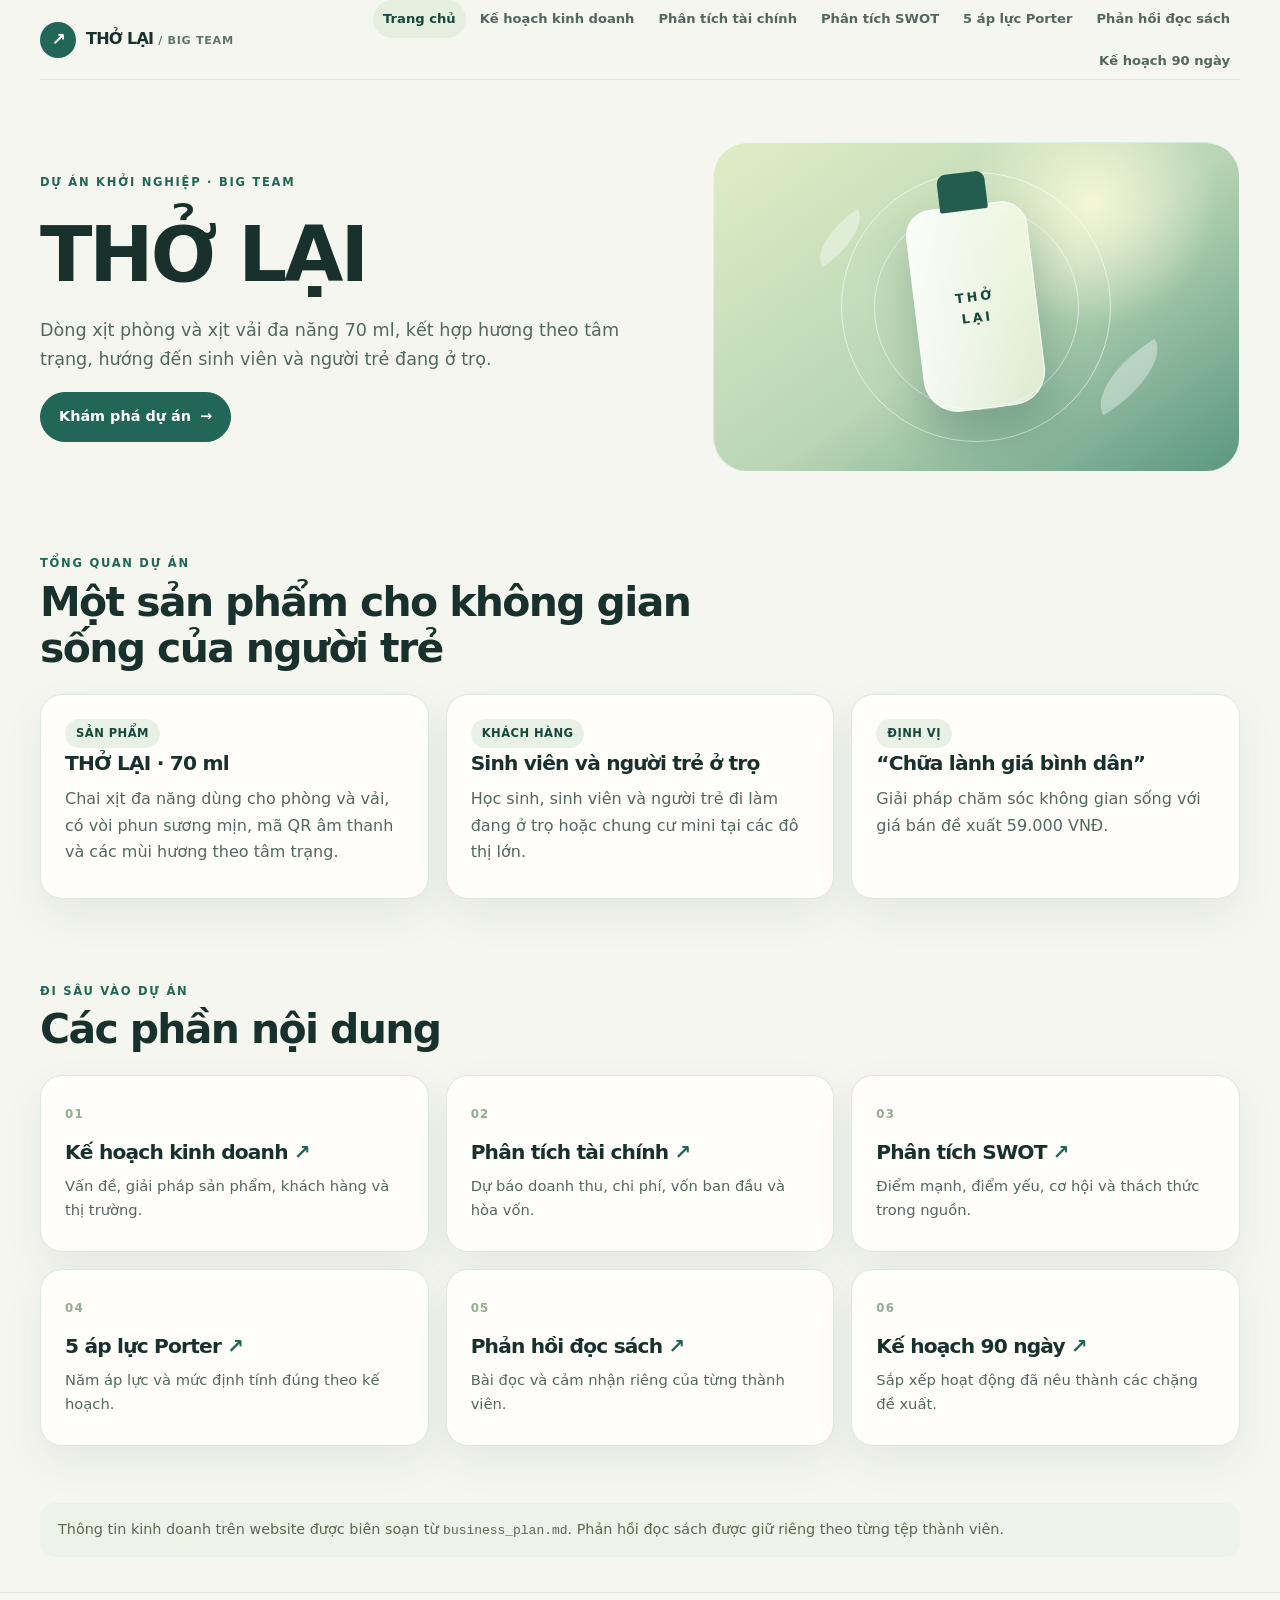
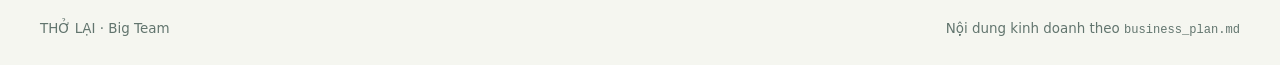
<file: index.html>
<!doctype html><html lang="vi"><head><meta charset="utf-8"><meta name="viewport" content="width=device-width,initial-scale=1"><title>THỞ LẠI — Không gian nhẹ hơn</title><link rel="stylesheet" href="style.css"></head><body><div id="app"></div><script src="site.js"></script></body></html>
</file>
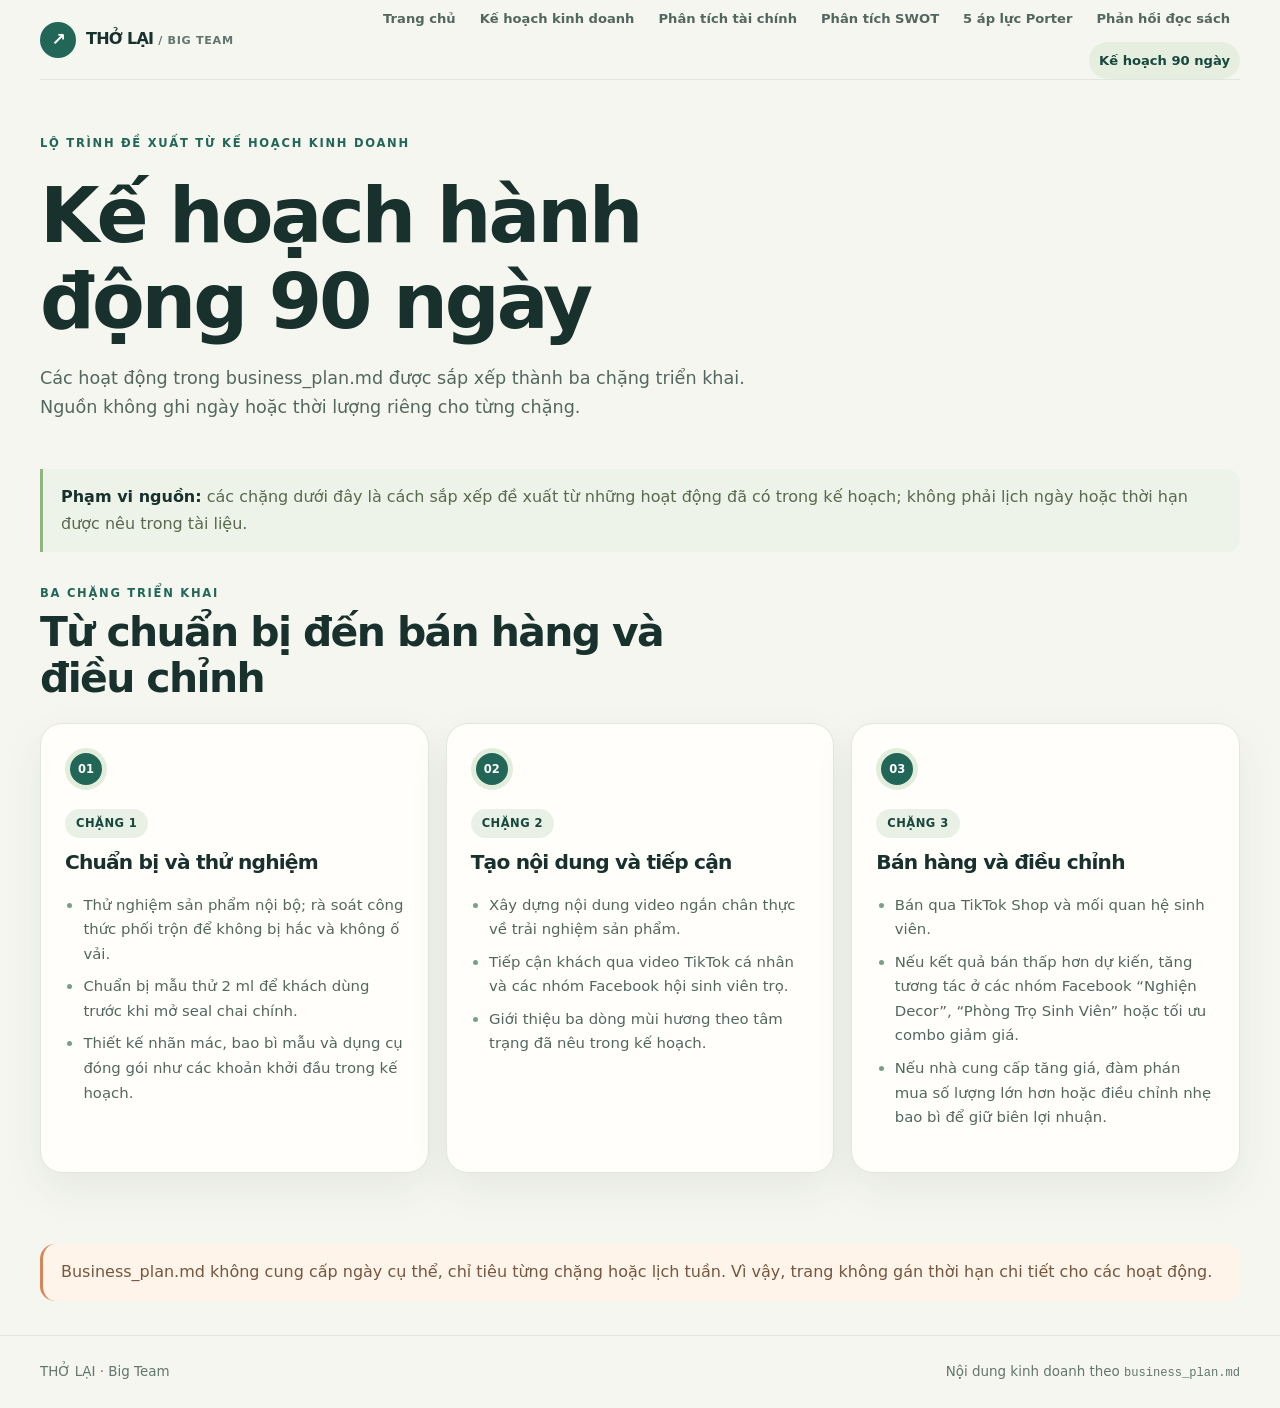
<file: action-plan.html>
<!doctype html><html lang="vi"><head><meta charset="utf-8"><meta name="viewport" content="width=device-width,initial-scale=1"><title>Kế hoạch hành động 90 ngày — THỞ LẠI</title><link rel="stylesheet" href="style.css"></head><body><div id="app"></div><script src="site.js"></script></body></html>
</file>
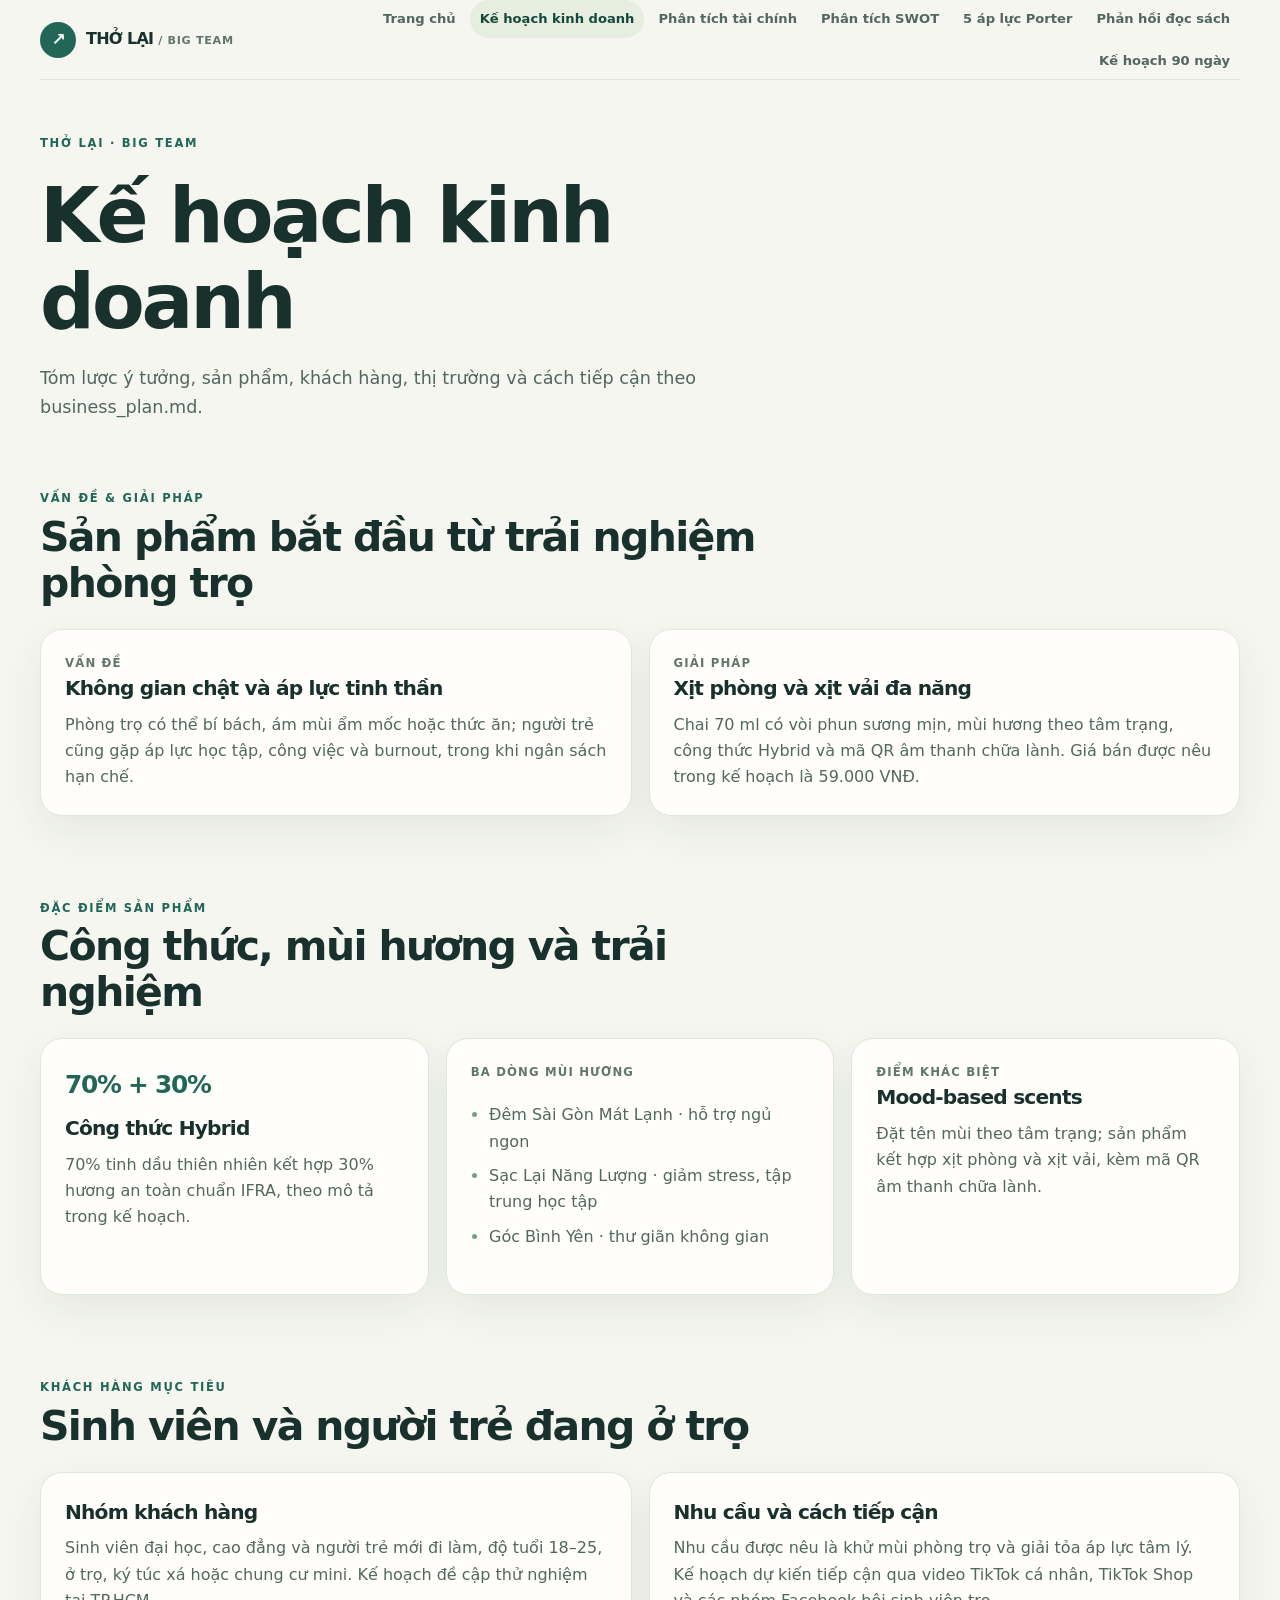
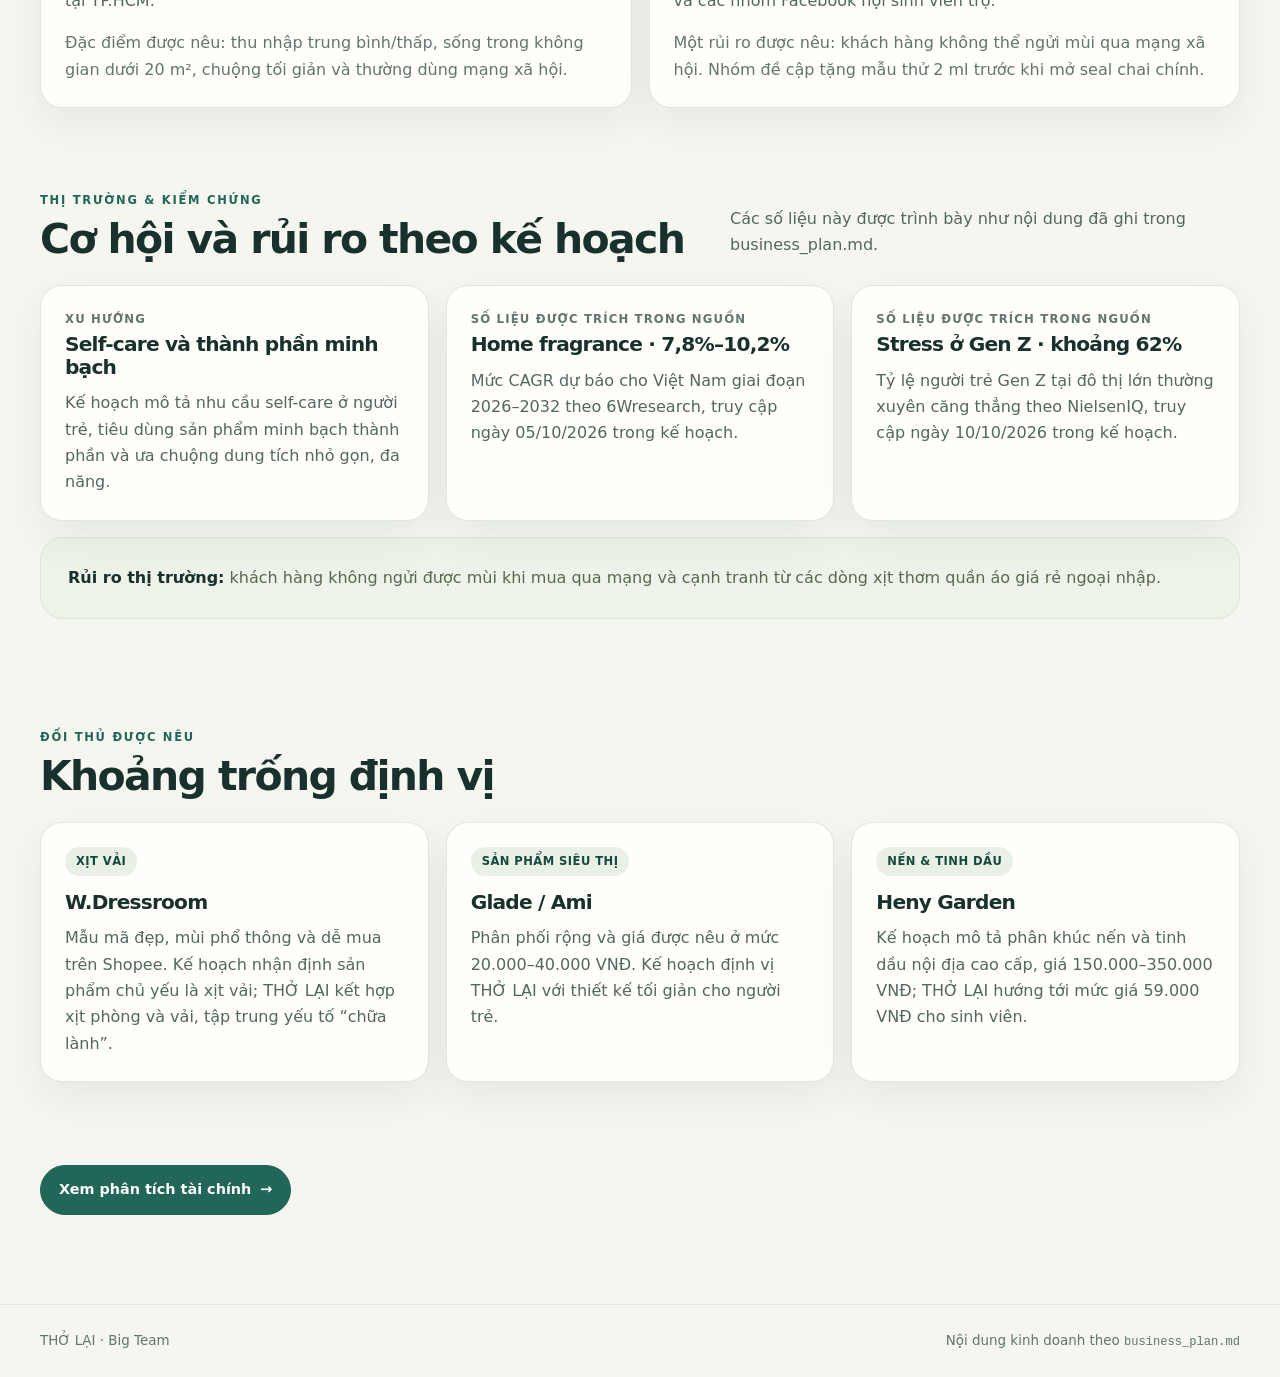
<file: business-plan.html>
<!doctype html><html lang="vi"><head><meta charset="utf-8"><meta name="viewport" content="width=device-width,initial-scale=1"><title>Kế hoạch kinh doanh — THỞ LẠI</title><link rel="stylesheet" href="style.css"></head><body><div id="app"></div><script src="site.js"></script></body></html>
</file>
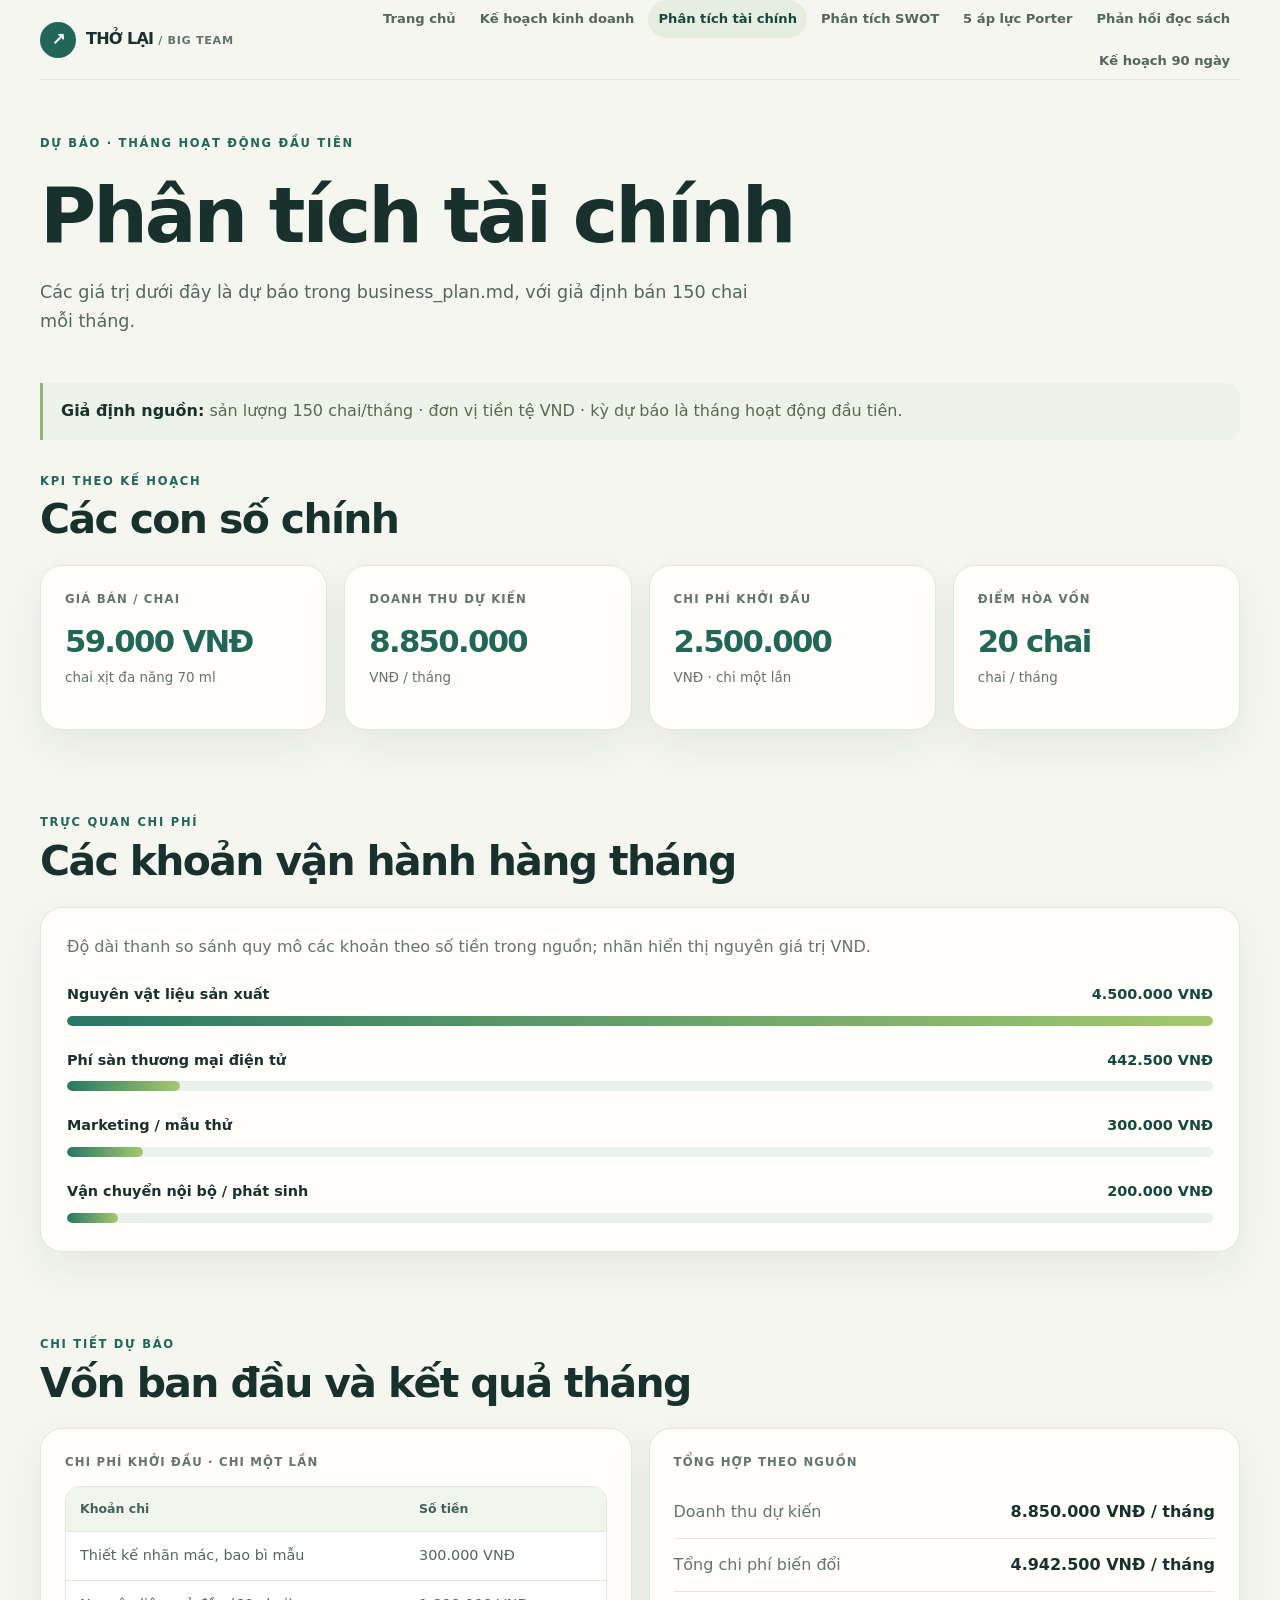
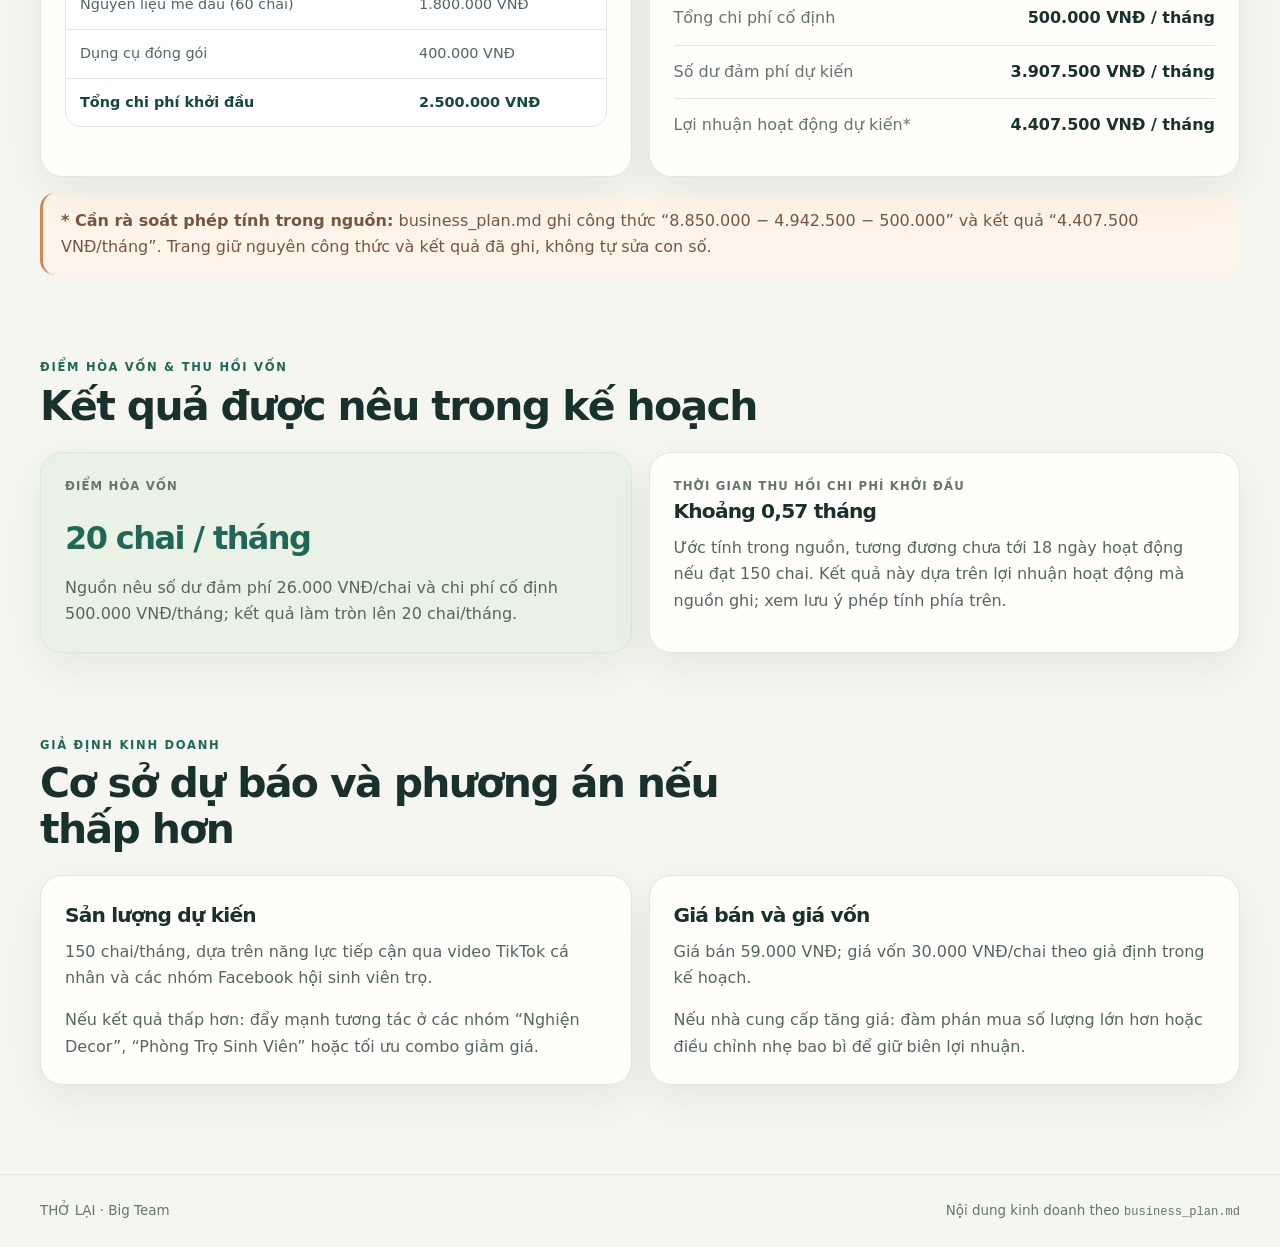
<file: financial-analysis.html>
<!doctype html><html lang="vi"><head><meta charset="utf-8"><meta name="viewport" content="width=device-width,initial-scale=1"><title>Phân tích tài chính — THỞ LẠI</title><link rel="stylesheet" href="style.css"></head><body><div id="app"></div><script src="site.js"></script></body></html>
</file>
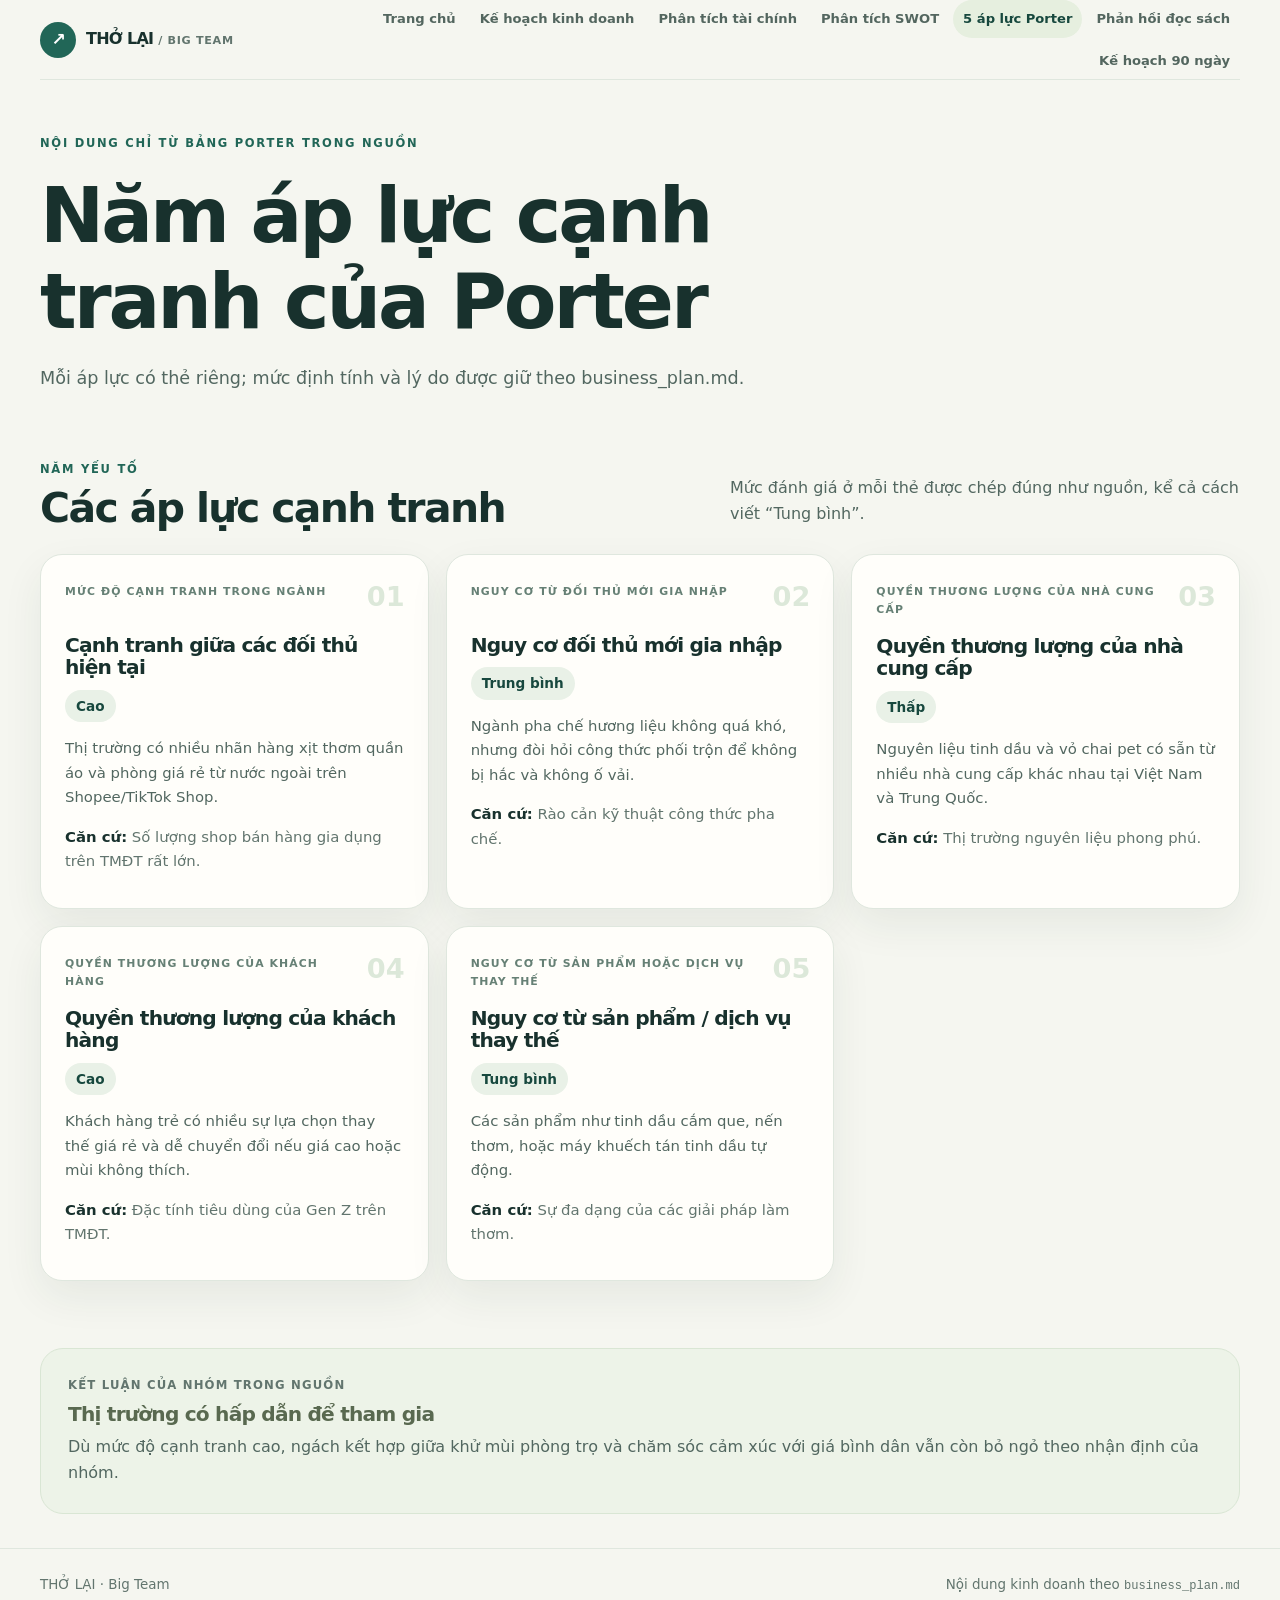
<file: five-forces.html>
<!doctype html><html lang="vi"><head><meta charset="utf-8"><meta name="viewport" content="width=device-width,initial-scale=1"><title>Năm áp lực Porter — THỞ LẠI</title><link rel="stylesheet" href="style.css"></head><body><div id="app"></div><script src="site.js"></script></body></html>
</file>
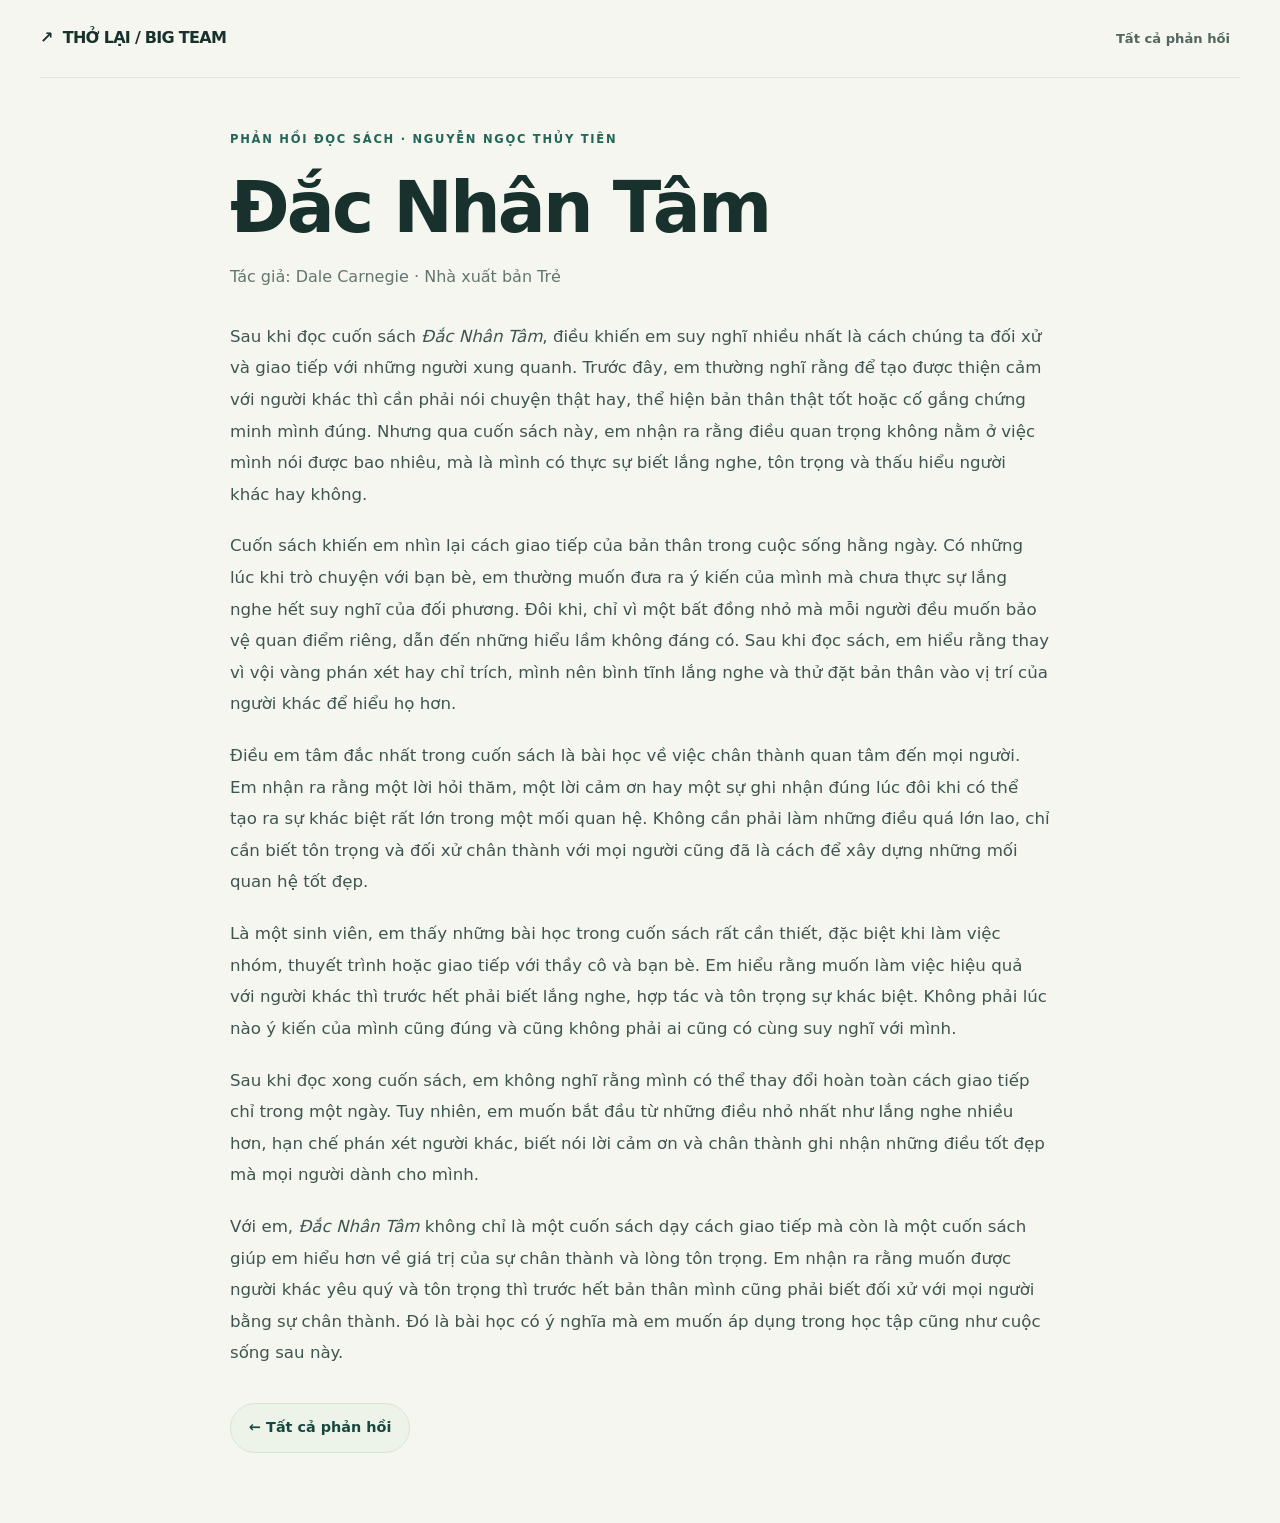
<file: reflection-nguyen-ngoc-thuy-tien.html>
<!doctype html><html lang="vi"><head><meta charset="utf-8"><meta name="viewport" content="width=device-width,initial-scale=1"><title>Nguyễn Ngọc Thủy Tiên — Phản hồi đọc sách</title><link rel="stylesheet" href="style.css"></head><body><header class="topbar wrap"><a class="brand" href="index.html"><b>↗</b>THỞ LẠI / BIG TEAM</a><nav class="nav"><a href="reflections.html">Tất cả phản hồi</a></nav></header><main class="article"><div class="eyebrow">PHẢN HỒI ĐỌC SÁCH · NGUYỄN NGỌC THỦY TIÊN</div><h1>Đắc Nhân Tâm</h1><p>Tác giả: Dale Carnegie · Nhà xuất bản Trẻ</p><article class="article-body"><p>Sau khi đọc cuốn sách <i>Đắc Nhân Tâm</i>, điều khiến em suy nghĩ nhiều nhất là cách chúng ta đối xử và giao tiếp với những người xung quanh. Trước đây, em thường nghĩ rằng để tạo được thiện cảm với người khác thì cần phải nói chuyện thật hay, thể hiện bản thân thật tốt hoặc cố gắng chứng minh mình đúng. Nhưng qua cuốn sách này, em nhận ra rằng điều quan trọng không nằm ở việc mình nói được bao nhiêu, mà là mình có thực sự biết lắng nghe, tôn trọng và thấu hiểu người khác hay không.</p><p>Cuốn sách khiến em nhìn lại cách giao tiếp của bản thân trong cuộc sống hằng ngày. Có những lúc khi trò chuyện với bạn bè, em thường muốn đưa ra ý kiến của mình mà chưa thực sự lắng nghe hết suy nghĩ của đối phương. Đôi khi, chỉ vì một bất đồng nhỏ mà mỗi người đều muốn bảo vệ quan điểm riêng, dẫn đến những hiểu lầm không đáng có. Sau khi đọc sách, em hiểu rằng thay vì vội vàng phán xét hay chỉ trích, mình nên bình tĩnh lắng nghe và thử đặt bản thân vào vị trí của người khác để hiểu họ hơn.</p><p>Điều em tâm đắc nhất trong cuốn sách là bài học về việc chân thành quan tâm đến mọi người. Em nhận ra rằng một lời hỏi thăm, một lời cảm ơn hay một sự ghi nhận đúng lúc đôi khi có thể tạo ra sự khác biệt rất lớn trong một mối quan hệ. Không cần phải làm những điều quá lớn lao, chỉ cần biết tôn trọng và đối xử chân thành với mọi người cũng đã là cách để xây dựng những mối quan hệ tốt đẹp.</p><p>Là một sinh viên, em thấy những bài học trong cuốn sách rất cần thiết, đặc biệt khi làm việc nhóm, thuyết trình hoặc giao tiếp với thầy cô và bạn bè. Em hiểu rằng muốn làm việc hiệu quả với người khác thì trước hết phải biết lắng nghe, hợp tác và tôn trọng sự khác biệt. Không phải lúc nào ý kiến của mình cũng đúng và cũng không phải ai cũng có cùng suy nghĩ với mình.</p><p>Sau khi đọc xong cuốn sách, em không nghĩ rằng mình có thể thay đổi hoàn toàn cách giao tiếp chỉ trong một ngày. Tuy nhiên, em muốn bắt đầu từ những điều nhỏ nhất như lắng nghe nhiều hơn, hạn chế phán xét người khác, biết nói lời cảm ơn và chân thành ghi nhận những điều tốt đẹp mà mọi người dành cho mình.</p><p>Với em, <i>Đắc Nhân Tâm</i> không chỉ là một cuốn sách dạy cách giao tiếp mà còn là một cuốn sách giúp em hiểu hơn về giá trị của sự chân thành và lòng tôn trọng. Em nhận ra rằng muốn được người khác yêu quý và tôn trọng thì trước hết bản thân mình cũng phải biết đối xử với mọi người bằng sự chân thành. Đó là bài học có ý nghĩa mà em muốn áp dụng trong học tập cũng như cuộc sống sau này.</p></article><a class="button light" href="reflections.html">← Tất cả phản hồi</a></main></body></html>
</file>
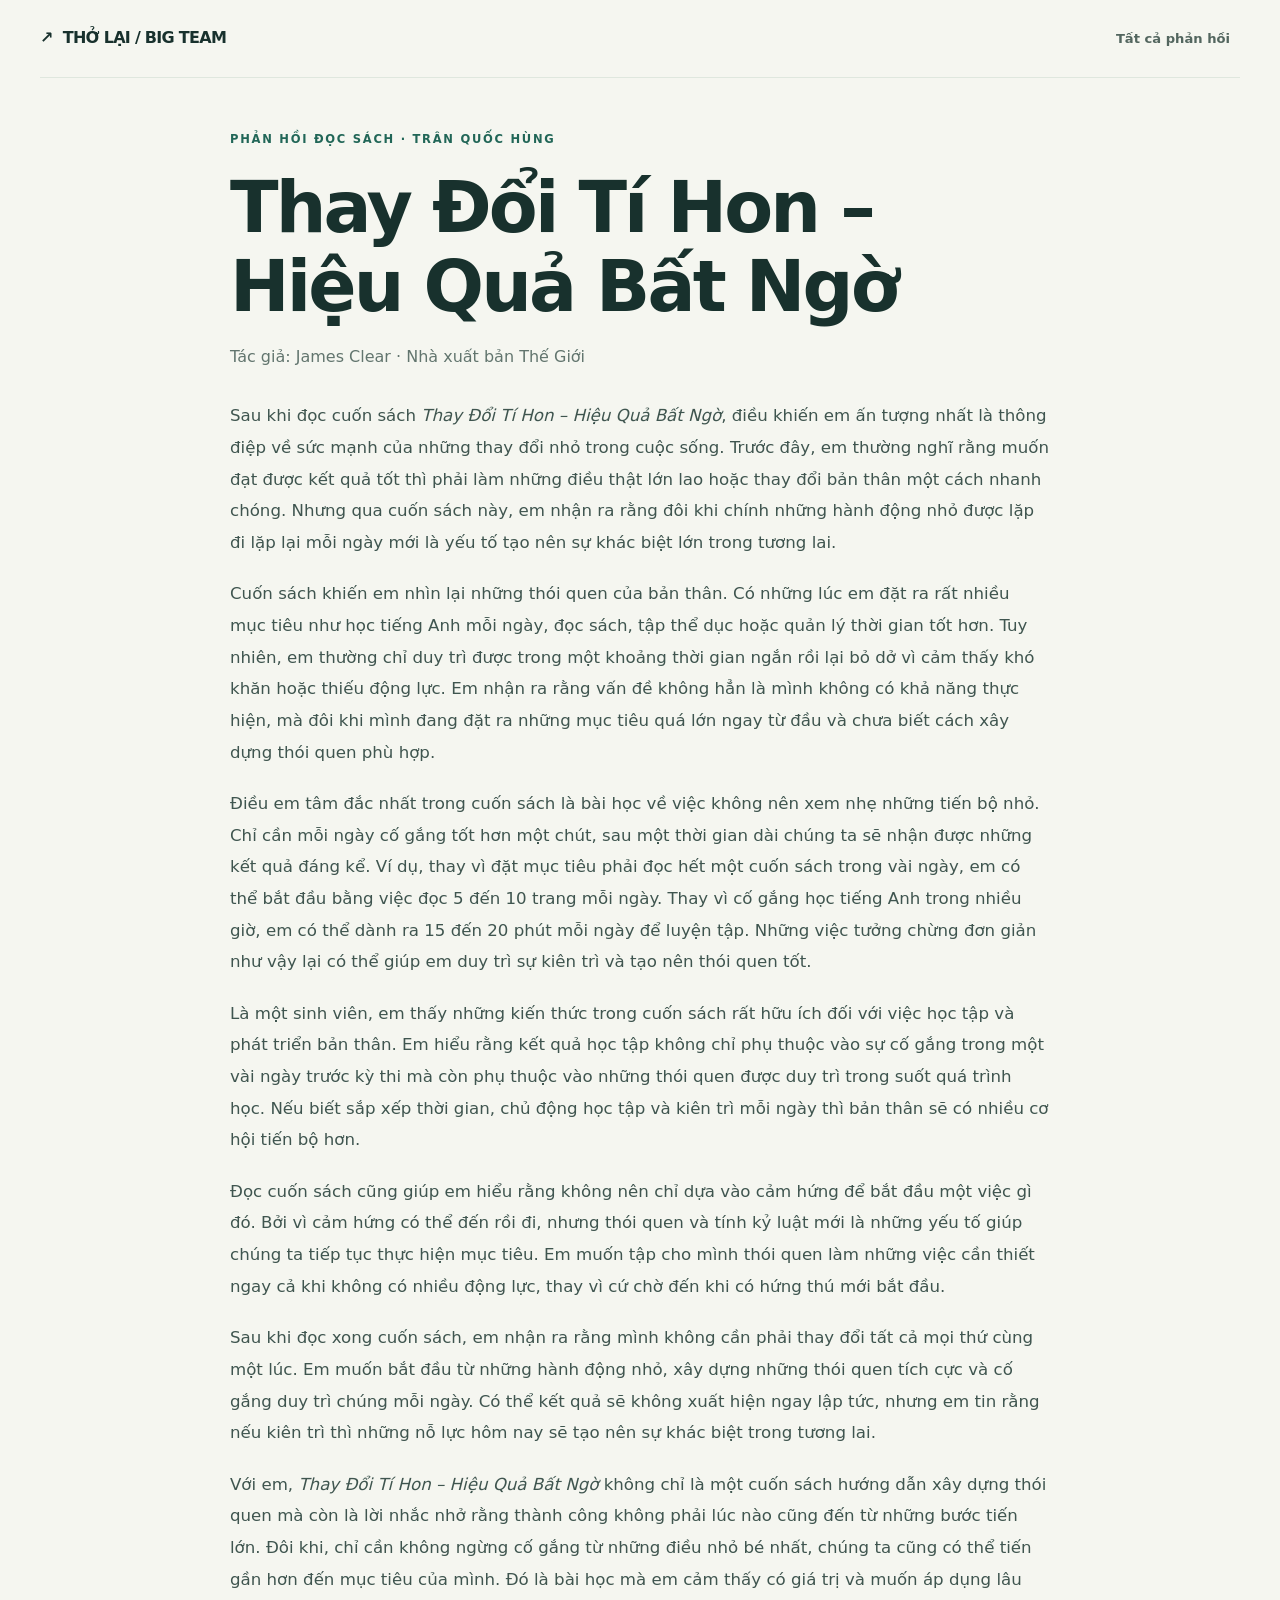
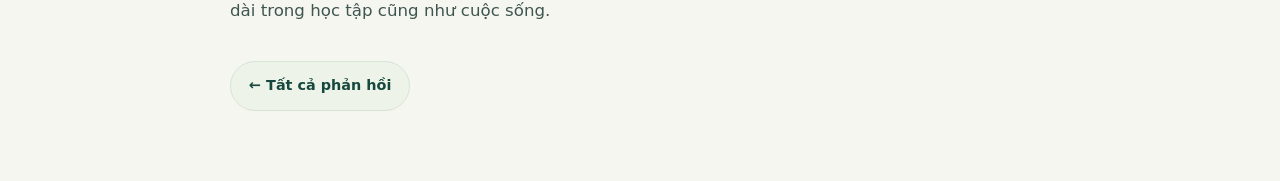
<file: reflection-tran-quoc-hung.html>
<!doctype html><html lang="vi"><head><meta charset="utf-8"><meta name="viewport" content="width=device-width,initial-scale=1"><title>Trân Quốc Hùng — Phản hồi đọc sách</title><link rel="stylesheet" href="style.css"></head><body><header class="topbar wrap"><a class="brand" href="index.html"><b>↗</b>THỞ LẠI / BIG TEAM</a><nav class="nav"><a href="reflections.html">Tất cả phản hồi</a></nav></header><main class="article"><div class="eyebrow">PHẢN HỒI ĐỌC SÁCH · TRÂN QUỐC HÙNG</div><h1>Thay Đổi Tí Hon – Hiệu Quả Bất Ngờ</h1><p>Tác giả: James Clear · Nhà xuất bản Thế Giới</p><article class="article-body"><p>Sau khi đọc cuốn sách <i>Thay Đổi Tí Hon – Hiệu Quả Bất Ngờ</i>, điều khiến em ấn tượng nhất là thông điệp về sức mạnh của những thay đổi nhỏ trong cuộc sống. Trước đây, em thường nghĩ rằng muốn đạt được kết quả tốt thì phải làm những điều thật lớn lao hoặc thay đổi bản thân một cách nhanh chóng. Nhưng qua cuốn sách này, em nhận ra rằng đôi khi chính những hành động nhỏ được lặp đi lặp lại mỗi ngày mới là yếu tố tạo nên sự khác biệt lớn trong tương lai.</p><p>Cuốn sách khiến em nhìn lại những thói quen của bản thân. Có những lúc em đặt ra rất nhiều mục tiêu như học tiếng Anh mỗi ngày, đọc sách, tập thể dục hoặc quản lý thời gian tốt hơn. Tuy nhiên, em thường chỉ duy trì được trong một khoảng thời gian ngắn rồi lại bỏ dở vì cảm thấy khó khăn hoặc thiếu động lực. Em nhận ra rằng vấn đề không hẳn là mình không có khả năng thực hiện, mà đôi khi mình đang đặt ra những mục tiêu quá lớn ngay từ đầu và chưa biết cách xây dựng thói quen phù hợp.</p><p>Điều em tâm đắc nhất trong cuốn sách là bài học về việc không nên xem nhẹ những tiến bộ nhỏ. Chỉ cần mỗi ngày cố gắng tốt hơn một chút, sau một thời gian dài chúng ta sẽ nhận được những kết quả đáng kể. Ví dụ, thay vì đặt mục tiêu phải đọc hết một cuốn sách trong vài ngày, em có thể bắt đầu bằng việc đọc 5 đến 10 trang mỗi ngày. Thay vì cố gắng học tiếng Anh trong nhiều giờ, em có thể dành ra 15 đến 20 phút mỗi ngày để luyện tập. Những việc tưởng chừng đơn giản như vậy lại có thể giúp em duy trì sự kiên trì và tạo nên thói quen tốt.</p><p>Là một sinh viên, em thấy những kiến thức trong cuốn sách rất hữu ích đối với việc học tập và phát triển bản thân. Em hiểu rằng kết quả học tập không chỉ phụ thuộc vào sự cố gắng trong một vài ngày trước kỳ thi mà còn phụ thuộc vào những thói quen được duy trì trong suốt quá trình học. Nếu biết sắp xếp thời gian, chủ động học tập và kiên trì mỗi ngày thì bản thân sẽ có nhiều cơ hội tiến bộ hơn.</p><p>Đọc cuốn sách cũng giúp em hiểu rằng không nên chỉ dựa vào cảm hứng để bắt đầu một việc gì đó. Bởi vì cảm hứng có thể đến rồi đi, nhưng thói quen và tính kỷ luật mới là những yếu tố giúp chúng ta tiếp tục thực hiện mục tiêu. Em muốn tập cho mình thói quen làm những việc cần thiết ngay cả khi không có nhiều động lực, thay vì cứ chờ đến khi có hứng thú mới bắt đầu.</p><p>Sau khi đọc xong cuốn sách, em nhận ra rằng mình không cần phải thay đổi tất cả mọi thứ cùng một lúc. Em muốn bắt đầu từ những hành động nhỏ, xây dựng những thói quen tích cực và cố gắng duy trì chúng mỗi ngày. Có thể kết quả sẽ không xuất hiện ngay lập tức, nhưng em tin rằng nếu kiên trì thì những nỗ lực hôm nay sẽ tạo nên sự khác biệt trong tương lai.</p><p>Với em, <i>Thay Đổi Tí Hon – Hiệu Quả Bất Ngờ</i> không chỉ là một cuốn sách hướng dẫn xây dựng thói quen mà còn là lời nhắc nhở rằng thành công không phải lúc nào cũng đến từ những bước tiến lớn. Đôi khi, chỉ cần không ngừng cố gắng từ những điều nhỏ bé nhất, chúng ta cũng có thể tiến gần hơn đến mục tiêu của mình. Đó là bài học mà em cảm thấy có giá trị và muốn áp dụng lâu dài trong học tập cũng như cuộc sống.</p></article><a class="button light" href="reflections.html">← Tất cả phản hồi</a></main></body></html>
</file>
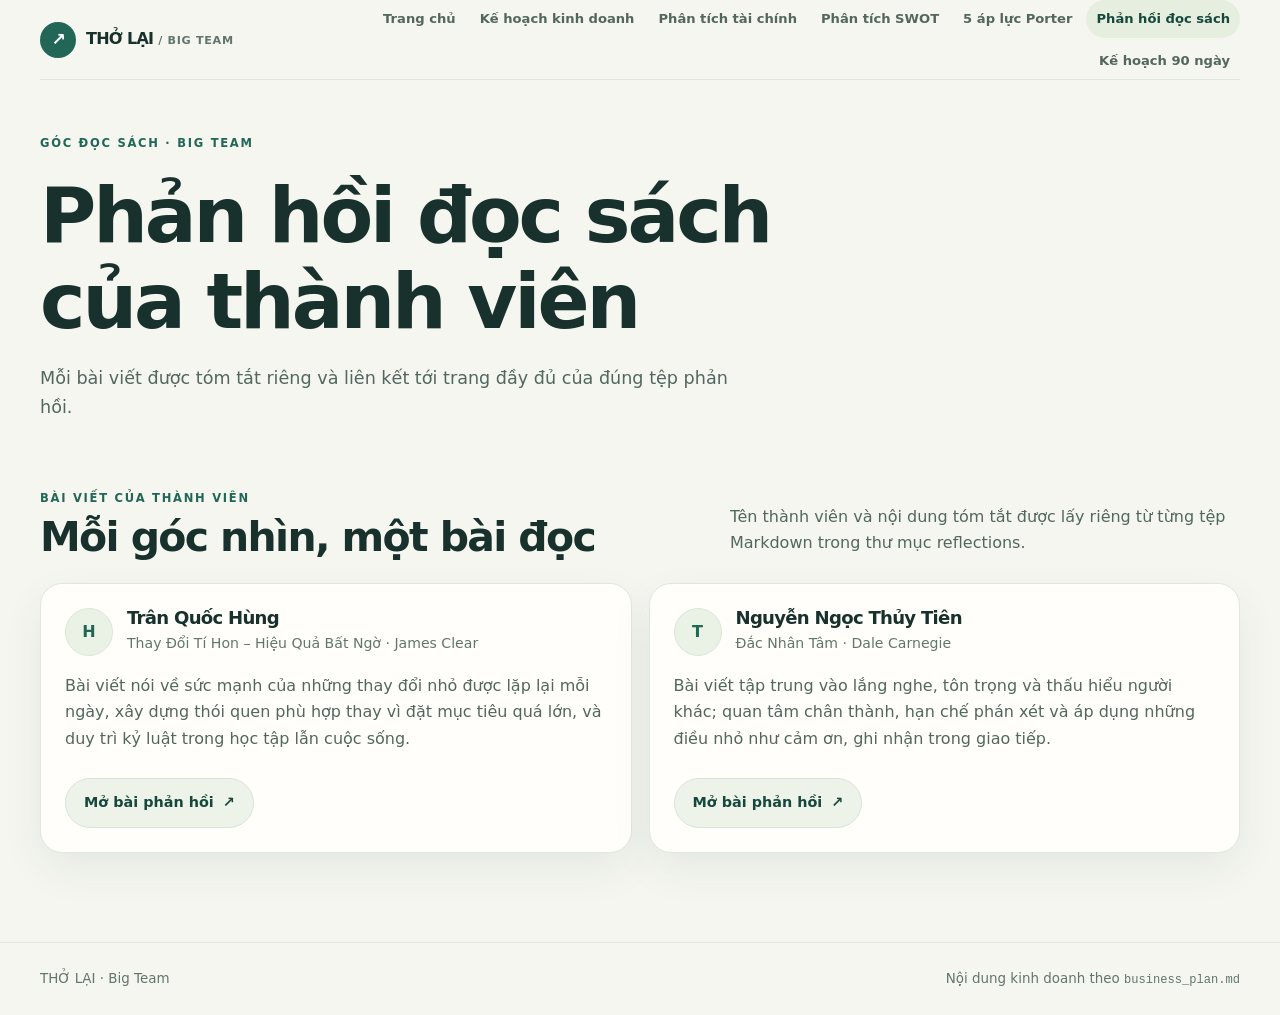
<file: reflections.html>
<!doctype html><html lang="vi"><head><meta charset="utf-8"><meta name="viewport" content="width=device-width,initial-scale=1"><title>Phản hồi đọc sách — THỞ LẠI</title><link rel="stylesheet" href="style.css"></head><body><div id="app"></div><script src="site.js"></script></body></html>
</file>
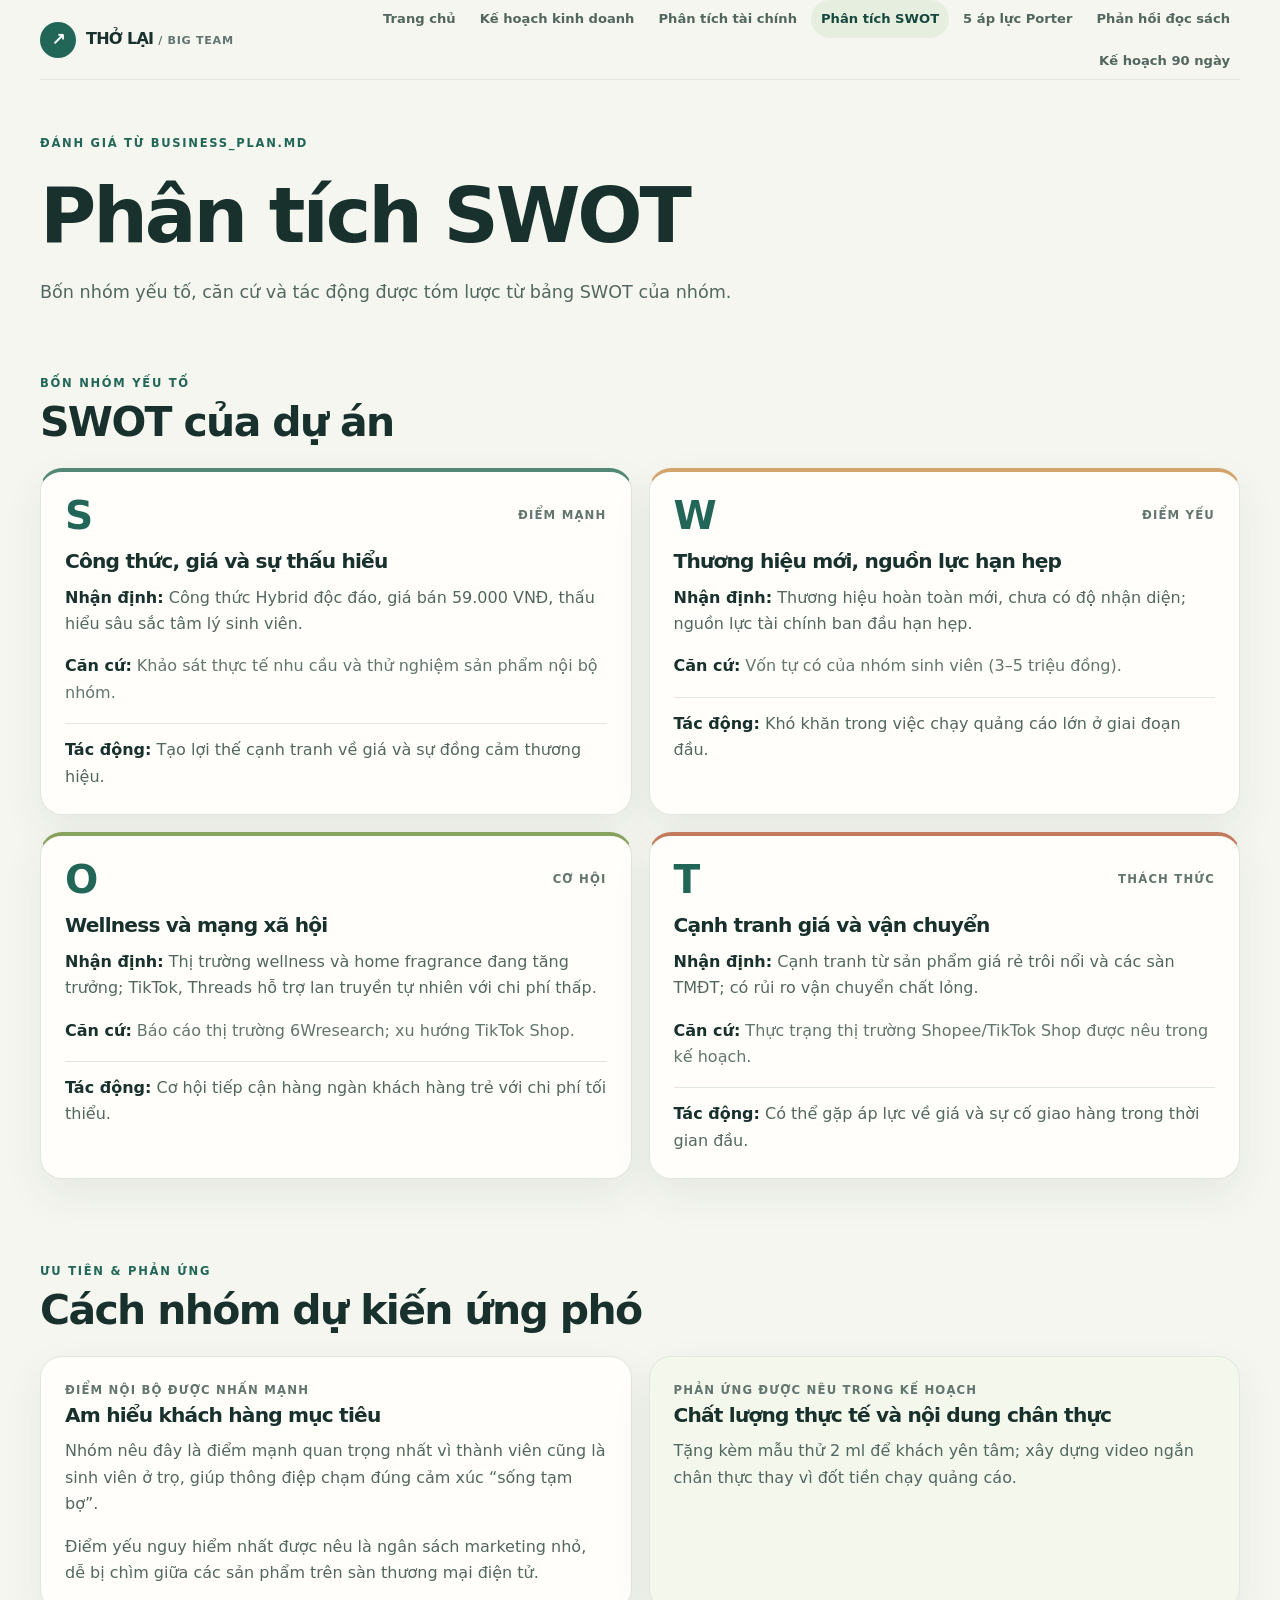
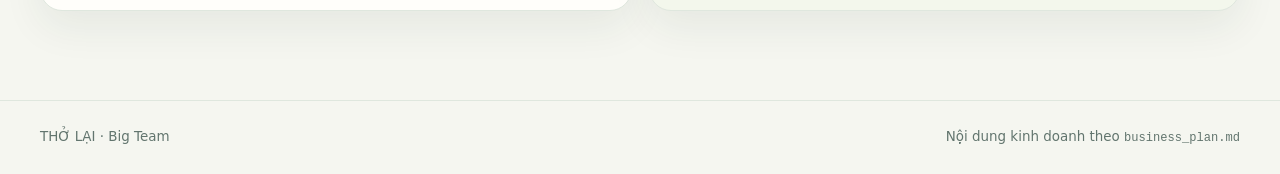
<file: swot.html>
<!doctype html><html lang="vi"><head><meta charset="utf-8"><meta name="viewport" content="width=device-width,initial-scale=1"><title>Phân tích SWOT — THỞ LẠI</title><link rel="stylesheet" href="style.css"></head><body><div id="app"></div><script src="site.js"></script></body></html>
</file>
<file: style.css>
:root {
  color-scheme: light;
  --ink: #18312d;
  --muted: #62756e;
  --paper: #f5f6f0;
  --card: #fffefa;
  --line: #dfe7de;
  --green: #216657;
  --green-dark: #17483e;
  --green-pale: #e9f1e7;
  --lime: #ddecab;
  --orange: #d88456;
  --shadow: 0 16px 42px rgb(28 58 47 / 7%);
  --radius: 22px;
}

* { box-sizing: border-box; }
html { scroll-behavior: smooth; }
body {
  margin: 0;
  background: var(--paper);
  color: var(--ink);
  font: 16px/1.65 "Aptos", "Segoe UI", system-ui, -apple-system, sans-serif;
}
h1, h2, h3, p { margin-top: 0; }
h1, h2, h3 {
  font-family: "Aptos Display", "Segoe UI", system-ui, sans-serif;
  letter-spacing: -.04em;
  line-height: 1.12;
}
h1 { font-size: clamp(2.6rem, 6vw, 5.25rem); margin: .26em 0 .24em; }
h2 { font-size: clamp(1.8rem, 3.2vw, 2.65rem); margin: .16em 0 .5em; }
h3 { font-size: 1.26rem; margin: .2em 0 .6em; }
p { color: #526760; margin-bottom: 1em; }
a { color: inherit; }
b, strong { color: var(--ink); }
code { font-size: .9em; }

.wrap { width: min(1200px, calc(100% - 48px)); margin-inline: auto; }
.skip-link {
  position: fixed; z-index: 20; top: 8px; left: 8px; transform: translateY(-150%);
  padding: 10px 14px; border-radius: 10px; color: white; background: var(--green-dark);
}
.skip-link:focus { transform: translateY(0); }
.topbar {
  min-height: 78px; display: flex; align-items: center; justify-content: space-between;
  gap: 24px; border-bottom: 1px solid var(--line);
}
.brand {
  display: inline-flex; align-items: center; gap: 10px; flex: 0 0 auto;
  font-weight: 850; letter-spacing: -.045em; text-decoration: none; white-space: nowrap;
}
.brand small { color: var(--muted); font-size: .7rem; font-weight: 700; letter-spacing: .06em; }
.brand-mark {
  display: grid; width: 36px; height: 36px; place-items: center; border-radius: 50%;
  color: white; background: var(--green); font-size: 1.08rem;
}
.nav { display: flex; align-items: center; justify-content: flex-end; gap: 4px; flex-wrap: wrap; }
.nav a {
  padding: 8px 10px; border-radius: 999px; color: #53665f;
  font-size: .82rem; font-weight: 650; text-decoration: none; white-space: nowrap;
  transition: background-color .16s ease, color .16s ease;
}
.nav a:hover, .nav a:focus-visible { color: var(--green-dark); background: var(--green-pale); }
.nav a.active { color: var(--green-dark); background: #e6efdf; }
a:focus-visible, button:focus-visible { outline: 3px solid #df9b69; outline-offset: 3px; }

.hero { position: relative; }
.hero-home {
  min-height: 430px; padding-block: 62px 54px; display: grid;
  grid-template-columns: minmax(0, 1.08fr) minmax(330px, .92fr); align-items: center; gap: 54px;
}
.hero-compact { padding-block: 54px 22px; }
.hero-copy { max-width: 760px; }
.hero-copy h1 { max-width: 850px; }
.hero-copy p { max-width: 720px; font-size: 1.1rem; }
.hero-home .hero-copy h1 { max-width: 680px; }
.eyebrow {
  color: var(--green); font-size: .72rem; font-weight: 800;
  letter-spacing: .15em; text-transform: uppercase;
}
.hero-art {
  position: relative; min-height: 330px; display: grid; place-items: center; overflow: hidden;
  border: 1px solid rgb(255 255 255 / 75%); border-radius: 34px;
  background: radial-gradient(circle at 72% 18%, #f4f7d7 0, transparent 27%),
    linear-gradient(145deg, #e0edc6 0%, #b8d5b5 53%, #5b9781 100%);
}
.halo { position: absolute; border: 1px solid rgb(255 255 255 / 60%); border-radius: 50%; }
.halo-one { width: 270px; height: 270px; }
.halo-two { width: 205px; height: 205px; }
.bottle {
  position: relative; z-index: 2; width: 122px; height: 204px; display: grid; place-items: center;
  border: 1px solid rgb(255 255 255 / 90%); border-radius: 26px 26px 34px 34px;
  background: linear-gradient(100deg, rgb(255 255 255 / 92%), rgb(240 248 221 / 76%));
  box-shadow: 0 26px 44px rgb(20 72 58 / 25%); color: var(--green-dark); text-align: center;
  font-size: .8rem; font-weight: 900; letter-spacing: .22em; transform: rotate(-7deg);
}
.bottle::before { position: absolute; top: -34px; width: 48px; height: 38px; border-radius: 9px 9px 2px 2px; background: #245c4f; content: ""; }
.leaf { position: absolute; z-index: 1; width: 84px; height: 38px; border-radius: 100% 0 100% 0; background: rgb(255 255 255 / 37%); transform: rotate(-32deg); }
.leaf-one { right: 13%; bottom: 23%; }
.leaf-two { left: 16%; top: 23%; transform: rotate(145deg) scale(.74); }

.section { padding: 28px 0 55px; }
.section-head { display: flex; align-items: end; justify-content: space-between; gap: 28px; margin-bottom: 22px; }
.section-head > div { max-width: 720px; }
.section-head > p { max-width: 510px; margin: 0 0 4px; }
.section-head h2 { margin-bottom: 0; }
.grid { display: grid; gap: 17px; }
.grid.two { grid-template-columns: repeat(2, minmax(0, 1fr)); }
.grid.three { grid-template-columns: repeat(3, minmax(0, 1fr)); }
.grid.four { grid-template-columns: repeat(4, minmax(0, 1fr)); }
.card {
  min-width: 0; padding: 24px; border: 1px solid var(--line); border-radius: var(--radius);
  background: var(--card); box-shadow: var(--shadow);
}
.card p:last-child { margin-bottom: 0; }
.feature-card { min-height: 205px; }
.tag {
  display: inline-flex; align-items: center; width: fit-content; padding: 5px 11px;
  border-radius: 999px; background: var(--green-pale); color: var(--green-dark);
  font-size: .72rem; font-weight: 800; letter-spacing: .04em;
}
.label { display: block; color: var(--muted); font-size: .73rem; font-weight: 800; letter-spacing: .1em; text-transform: uppercase; }
.metric-inline { display: block; margin: 2px 0 11px; color: var(--green); font-size: 1.55rem; font-weight: 850; letter-spacing: -.05em; }
.page-link { position: relative; min-height: 177px; text-decoration: none; transition: transform .16s ease, border-color .16s ease; }
.page-link:hover { transform: translateY(-3px); border-color: #a8c4ad; }
.page-link h3 { margin: 15px 0 10px; }
.page-link h3 span { color: var(--green); }
.page-link p { margin-bottom: 0; font-size: .92rem; }
.page-index { color: #93ad92; font-size: .74rem; font-weight: 850; letter-spacing: .1em; }
.button {
  display: inline-flex; align-items: center; justify-content: center; gap: 9px;
  padding: 12px 18px; border: 1px solid var(--green); border-radius: 999px;
  background: var(--green); color: white; font-size: .9rem; font-weight: 750; text-decoration: none;
  transition: background-color .16s ease, transform .16s ease;
}
.button:hover { transform: translateY(-1px); background: var(--green-dark); }
.button.light { border-color: #d7e4d5; background: #edf3e9; color: var(--green-dark); }
.button.light:hover { background: #e2eddf; }
.list { padding-left: 1.15rem; color: #526760; }
.list li { padding: 4px 0; }
.list li::marker { color: #77a187; }
.muted, small { color: var(--muted); }
.callout, .assumption-strip, .source-note, .note {
  border-radius: 15px; padding: 15px 18px; color: #596950; background: #edf3e8;
}
.callout { margin: 12px 0 26px; padding: 27px; border: 1px solid #d9e6d4; border-radius: 23px; }
.callout h3 { margin: 8px 0; }
.callout p:last-child { margin-bottom: 0; }
.compact-callout { margin-top: 16px; }
.source-note { margin: 2px 0 35px; font-size: .9rem; }
.assumption-strip { margin: 8px 0 4px; border-left: 3px solid #8db681; border-radius: 0 14px 14px 0; }
.note { margin-top: 16px; border-left: 3px solid var(--orange); background: #fff4e9; color: #76563f; }
.note b { color: #76563f; }

.kpi { min-height: 165px; }
.kpi strong { display: block; margin: 16px 0 5px; color: var(--green); font-size: clamp(1.45rem, 2.4vw, 2rem); letter-spacing: -.055em; line-height: 1.1; }
.kpi small { font-size: .84rem; }
.chart-card { padding: 26px; }
.bar-row { margin: 23px 0; }
.bar-row:last-child { margin-bottom: 2px; }
.bar-head { display: flex; align-items: baseline; justify-content: space-between; gap: 18px; font-size: .9rem; }
.bar-head span { color: var(--green-dark); font-weight: 750; white-space: nowrap; }
.bar { height: 10px; margin-top: 9px; overflow: hidden; border-radius: 20px; background: #edf1eb; }
.bar i { display: block; width: var(--bar); height: 100%; border-radius: inherit; background: linear-gradient(90deg, #287765, #a4c96d); }
.table-wrap { overflow-x: auto; border: 1px solid var(--line); border-radius: 15px; background: white; }
table { width: 100%; border-collapse: collapse; }
th, td { padding: 12px 14px; border-bottom: 1px solid var(--line); text-align: left; vertical-align: top; }
th { background: #f0f5ed; color: #47605c; font-size: .78rem; }
td { color: #526760; font-size: .9rem; }
tr:last-child td { border-bottom: 0; }
.total-row td { color: var(--green-dark); font-weight: 800; }
.financial-cards .card > .label { margin-bottom: 13px; }
.financial-list > div { display: flex; justify-content: space-between; gap: 20px; padding: 13px 0; border-bottom: 1px solid var(--line); }
.financial-list > div:last-child { border-bottom: 0; }
.financial-list span { color: var(--muted); }
.financial-list b { text-align: right; }
.break-even { background: #eaf2e5; }
.break-even strong { display: block; margin: 16px 0 10px; color: var(--green); font-size: 2rem; letter-spacing: -.05em; }

.competitor { min-height: 255px; }
.competitor h3 { margin-top: 15px; }
.swot-card { min-height: 292px; border-top: 4px solid #9fbea0; }
.swot-s { border-top-color: #518975; }
.swot-w { border-top-color: #d3a36c; }
.swot-o { border-top-color: #88a35f; }
.swot-t { border-top-color: #c17c5e; }
.swot-top { display: flex; align-items: center; justify-content: space-between; gap: 15px; margin-bottom: 15px; }
.swot-top .letter { color: var(--green); font-size: 2.45rem; font-weight: 900; letter-spacing: -.06em; line-height: 1; }
.impact { margin-top: 17px; padding-top: 13px; border-top: 1px solid var(--line); }
.response-card { background: #f3f7ec; }

.force-grid { align-items: stretch; }
.force-card { position: relative; min-height: 355px; padding-top: 28px; }
.force-number { position: absolute; top: 20px; right: 23px; color: #dce8d9; font-size: 1.7rem; font-weight: 900; }
.force-card .label { max-width: calc(100% - 45px); min-height: 35px; color: #668075; font-size: .68rem; }
.force-card h3 { margin: 16px 0 11px; }
.force-card .level { display: inline-flex; margin-bottom: 14px; padding: 5px 11px; border-radius: 999px; background: var(--green-pale); color: var(--green-dark); font-size: .85rem; font-weight: 850; }
.force-card p { font-size: .93rem; }

.member-card { display: flex; flex-direction: column; align-items: flex-start; min-height: 270px; }
.member { display: flex; align-items: center; gap: 14px; margin-bottom: 17px; }
.member h3 { margin: 0 0 4px; font-size: 1.13rem; }
.member .muted { font-size: .88rem; }
.avatar { display: grid; width: 48px; height: 48px; flex: 0 0 48px; place-items: center; border: 1px solid #d9e7d5; border-radius: 50%; background: #eaf2e5; color: var(--green); font-weight: 850; }
.member-card .button { margin-top: auto; }

.timeline { position: relative; display: grid; grid-template-columns: repeat(3, minmax(0, 1fr)); gap: 17px; }
.phase { position: relative; padding: 24px; border: 1px solid var(--line); border-radius: var(--radius); background: var(--card); box-shadow: var(--shadow); }
.phase-marker { display: grid; width: 42px; height: 42px; margin-bottom: 19px; place-items: center; border: 5px solid #e2eddc; border-radius: 50%; background: var(--green); color: white; font-size: .72rem; font-weight: 850; }
.phase h3 { margin-top: 13px; }
.phase .list { font-size: .93rem; }

.footer { margin-top: 34px; border-top: 1px solid var(--line); color: var(--muted); font-size: .84rem; }
.footer-inner { display: flex; justify-content: space-between; gap: 18px; padding-block: 25px; }

/* Full member reflection pages */
.article { width: min(820px, calc(100% - 48px)); margin: 52px auto 70px; }
.article h1 { font-size: clamp(2.5rem, 5.8vw, 4.45rem); }
.article > p { margin: 0 0 30px; color: var(--muted); }
.article-body { margin: 28px 0 34px; }
.article-body p { margin: 0 0 20px; color: #3f554f; font-size: 1.04rem; line-height: 1.9; }

@media (max-width: 1050px) {
  .topbar { align-items: flex-start; flex-direction: column; justify-content: center; gap: 9px; padding-block: 14px; }
  .nav { justify-content: flex-start; }
  .nav a { padding-inline: 9px; }
  .hero-home { gap: 30px; }
  .grid.four { grid-template-columns: repeat(2, minmax(0, 1fr)); }
}
@media (max-width: 760px) {
  .wrap { width: min(100% - 32px, 1200px); }
  .hero-home { min-height: auto; grid-template-columns: 1fr; padding-block: 42px 28px; }
  .hero-art { min-height: 270px; }
  .hero-compact { padding-block: 38px 15px; }
  .section { padding: 24px 0 39px; }
  .section-head { display: block; }
  .section-head > p { margin-top: 12px; }
  .grid.three { grid-template-columns: repeat(2, minmax(0, 1fr)); }
  .timeline { grid-template-columns: 1fr; }
}
@media (max-width: 560px) {
  body { font-size: 15px; }
  .wrap, .article { width: min(100% - 28px, 1200px); }
  .topbar { gap: 10px; }
  .nav { gap: 2px; }
  .nav a { padding: 6px 8px; font-size: .74rem; }
  .hero-home { padding-top: 33px; }
  .hero-art { min-height: 230px; border-radius: 25px; }
  .bottle { transform: scale(.88) rotate(-7deg); }
  .grid.two, .grid.three, .grid.four { grid-template-columns: 1fr; }
  .card, .phase { padding: 20px; border-radius: 18px; }
  .feature-card, .competitor, .swot-card, .force-card { min-height: auto; }
  .section { padding-bottom: 34px; }
  .financial-list > div { align-items: flex-start; flex-direction: column; gap: 4px; }
  .financial-list b { text-align: left; }
  .bar-head { align-items: flex-start; flex-direction: column; gap: 2px; }
  .footer-inner { align-items: flex-start; flex-direction: column; }
  .article { margin-top: 34px; }
}
@media (prefers-reduced-motion: reduce) {
  *, *::before, *::after { scroll-behavior: auto !important; transition-duration: .01ms !important; }
}
</file>
